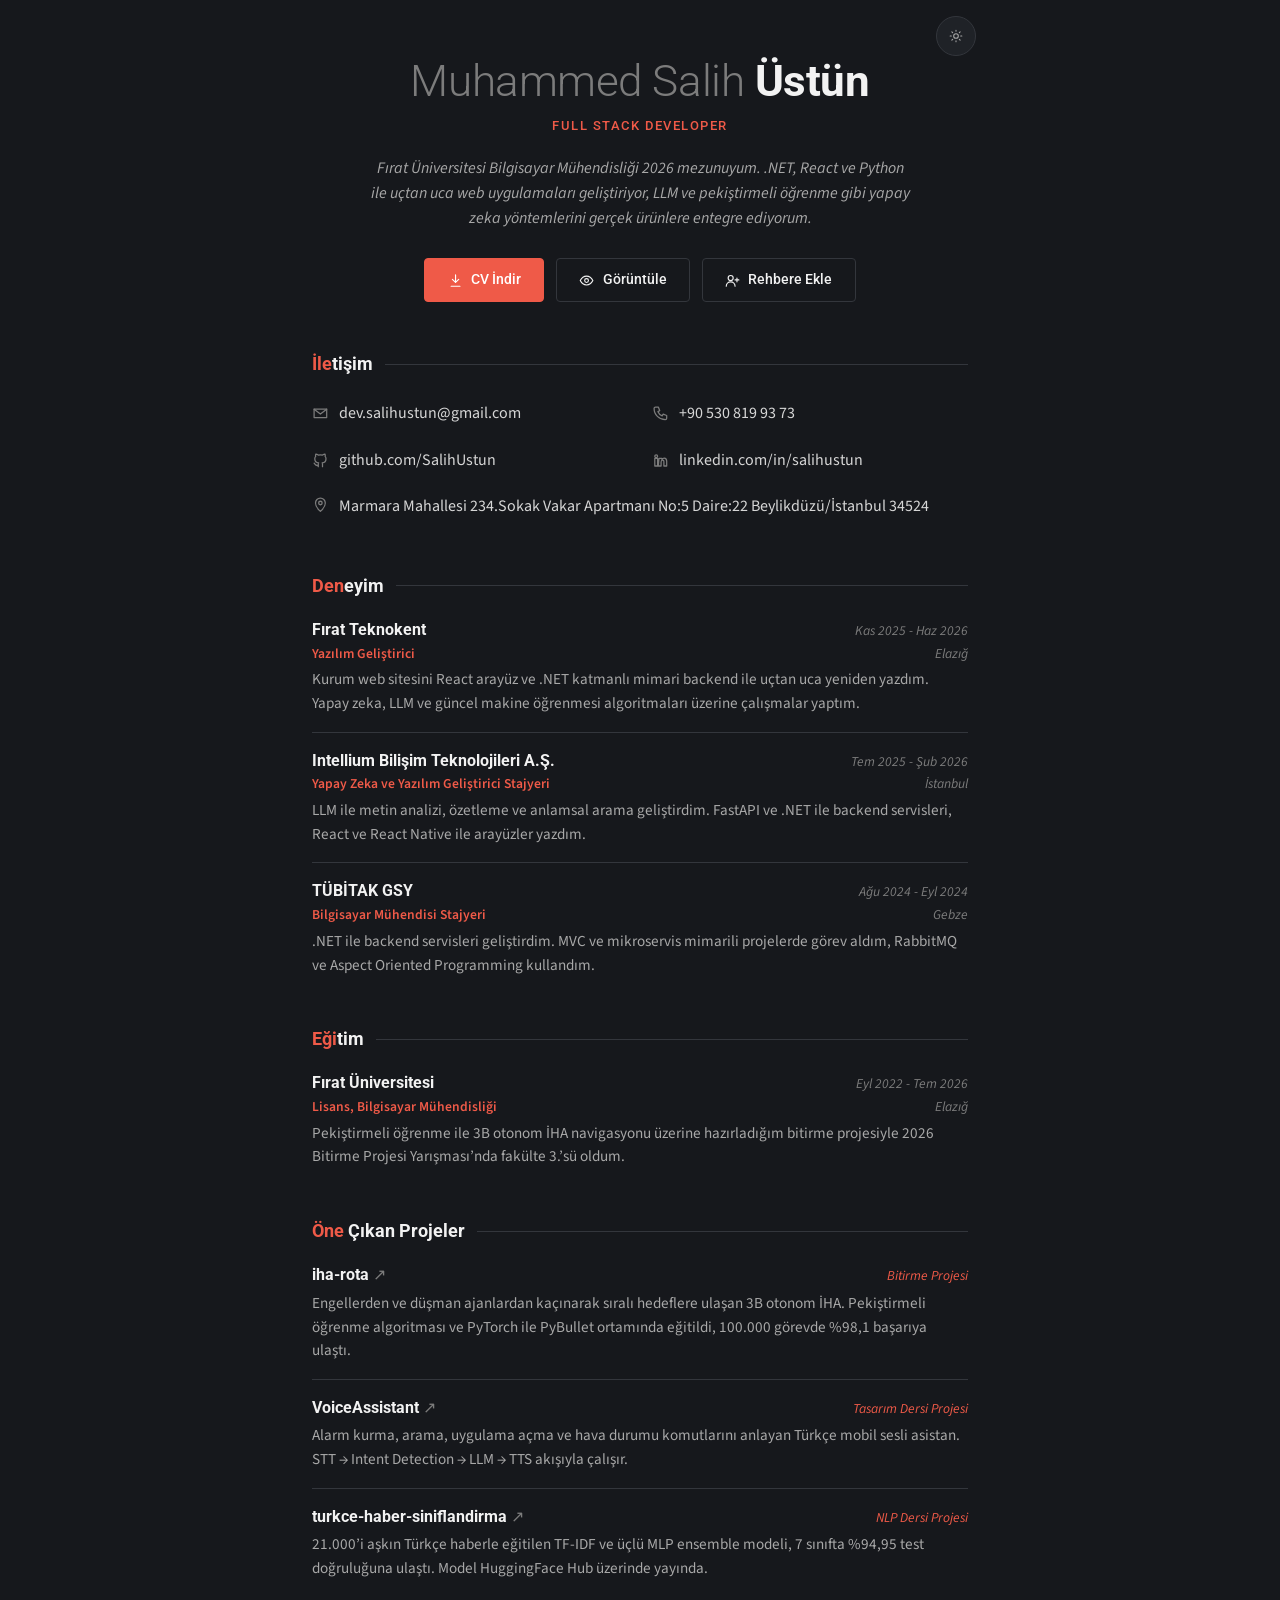
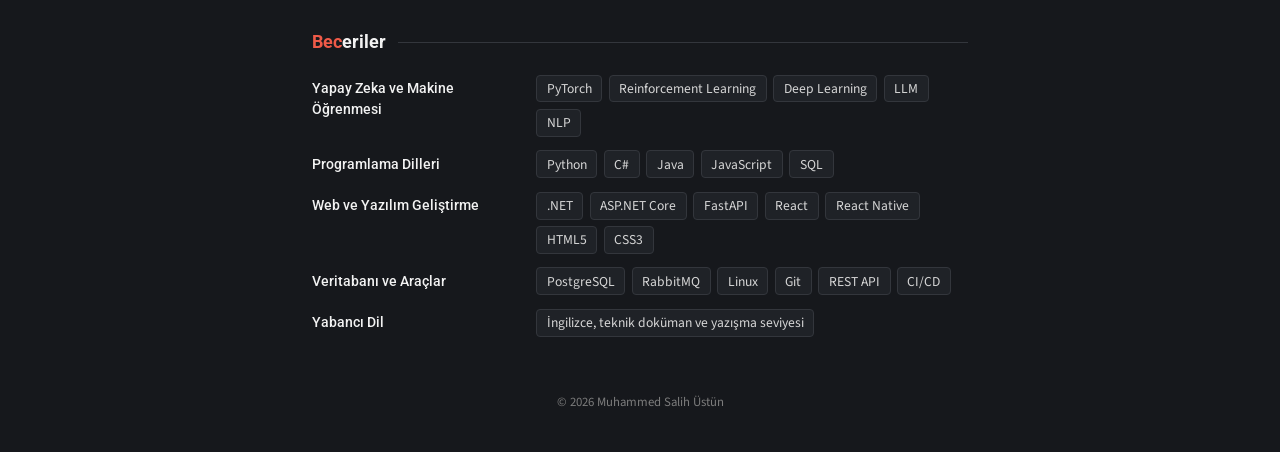
<file: index.html>
<!doctype html>
<html lang="tr" data-theme="dark">
<head>
  <meta charset="utf-8">
  <meta name="viewport" content="width=device-width, initial-scale=1">

  <title>Muhammed Salih Üstün, Full Stack Developer</title>
  <meta name="description" content="Muhammed Salih Üstün, Full Stack Developer. Fırat Üniversitesi Bilgisayar Mühendisliği 2026 mezunu. .NET, React ve Python ile web ve yapay zeka projeleri geliştiriyor.">
  <meta name="author" content="Muhammed Salih Üstün">
  <meta name="theme-color" content="#16181c">

  <!-- Kayıtlı tema tercihini sayfa çizilmeden uygula (varsayılan koyu) -->
  <script>
    try {
      if (localStorage.getItem("theme") === "light") {
        document.documentElement.dataset.theme = "light";
        document.querySelector('meta[name="theme-color"]').content = "#ffffff";
      }
    } catch (e) {}
  </script>

  <!-- Bağlantı paylaşıldığında görünen önizleme -->
  <meta property="og:type" content="profile">
  <meta property="og:title" content="Muhammed Salih Üstün">
  <meta property="og:description" content="Full Stack Developer, Bilgisayar Mühendisi">
  <meta property="og:url" content="https://salihustun.github.io/">
  <meta property="og:locale" content="tr_TR">
  <link rel="canonical" href="https://salihustun.github.io/">

  <link rel="icon" href="assets/favicon.svg" type="image/svg+xml">
  <link rel="apple-touch-icon" href="assets/apple-touch-icon.png">

  <link rel="preconnect" href="https://fonts.googleapis.com">
  <link rel="preconnect" href="https://fonts.gstatic.com" crossorigin>
  <link href="https://fonts.googleapis.com/css2?family=Roboto:wght@300;400;500;700&family=Source+Sans+3:wght@400;600&display=swap" rel="stylesheet">
  <link rel="stylesheet" href="assets/style.css">

  <!-- Arama motorları için kişi bilgisi -->
  <script type="application/ld+json">
  {
    "@context": "https://schema.org",
    "@type": "Person",
    "name": "Muhammed Salih Üstün",
    "jobTitle": "Full Stack Developer",
    "email": "mailto:dev.salihustun@gmail.com",
    "telephone": "+905308199373",
    "url": "https://salihustun.github.io/",
    "address": { "@type": "PostalAddress", "streetAddress": "Marmara Mahallesi 234.Sokak Vakar Apartmanı No:5 Daire:22", "addressLocality": "Beylikdüzü", "addressRegion": "İstanbul", "postalCode": "34524", "addressCountry": "TR" },
    "geo": { "@type": "GeoCoordinates", "latitude": 40.98292, "longitude": 28.6677662 },
    "alumniOf": { "@type": "CollegeOrUniversity", "name": "Fırat Üniversitesi" },
    "sameAs": ["https://github.com/SalihUstun", "https://www.linkedin.com/in/salihustun"]
  }
  </script>
</head>
<body>
  <main class="page">
    <button class="theme-toggle" type="button" aria-label="Açık veya koyu tema">
      <svg class="icon-sun" aria-hidden="true" viewBox="0 0 24 24"><circle cx="12" cy="12" r="4"/><path d="M12 2v2M12 20v2M4.9 4.9l1.4 1.4M17.7 17.7l1.4 1.4M2 12h2M20 12h2M4.9 19.1l1.4-1.4M17.7 6.3l1.4-1.4"/></svg>
      <svg class="icon-moon" aria-hidden="true" viewBox="0 0 24 24"><path d="M21 12.8A9 9 0 1 1 11.2 3a7 7 0 0 0 9.8 9.8z"/></svg>
    </button>

    <!-- ÜST KISIM -->
    <header class="header">
      <h1 class="name"><span class="first">Muhammed Salih</span> <span class="last">Üstün</span></h1>
      <p class="position">Full Stack Developer</p>
      <p class="summary">
        Fırat Üniversitesi Bilgisayar Mühendisliği 2026 mezunuyum. .NET, React ve Python ile uçtan uca
        web uygulamaları geliştiriyor, LLM ve pekiştirmeli öğrenme gibi yapay zeka yöntemlerini
        gerçek ürünlere entegre ediyorum.
      </p>

      <div class="actions">
        <!-- Dosya adı hiç değişmez, sadece içeriği güncellenir. QR için kısa link /cv -->
        <a class="btn btn-primary" href="Muhammed-Salih-Ustun-CV.pdf" download="Muhammed-Salih-Ustun-CV.pdf">
          <svg aria-hidden="true" viewBox="0 0 24 24"><path d="M12 3v12m0 0l-5-5m5 5l5-5M5 21h14"/></svg>
          CV İndir
        </a>
        <a class="btn" href="Muhammed-Salih-Ustun-CV.pdf" target="_blank" rel="noopener">
          <svg aria-hidden="true" viewBox="0 0 24 24"><path d="M2 12s3.5-7 10-7 10 7 10 7-3.5 7-10 7S2 12 2 12z"/><circle cx="12" cy="12" r="3"/></svg>
          Görüntüle
        </a>
        <a class="btn btn-wide" href="Muhammed-Salih-Ustun.vcf" download="Muhammed-Salih-Ustun.vcf">
          <svg aria-hidden="true" viewBox="0 0 24 24"><circle cx="9" cy="8" r="4"/><path d="M2 21a7 7 0 0 1 14 0M19 8v6M16 11h6"/></svg>
          Rehbere Ekle
        </a>
      </div>
    </header>

    <!-- İLETİŞİM -->
    <section class="section">
      <h2 class="section-title"><span><i>İle</i>tişim</span></h2>
      <ul class="contact">
        <li>
          <svg aria-hidden="true" viewBox="0 0 24 24"><path d="M3 6h18v12H3z"/><path d="M3 6l9 7 9-7"/></svg>
          <a href="mailto:dev.salihustun@gmail.com">dev.salihustun@gmail.com</a>
        </li>
        <li>
          <svg aria-hidden="true" viewBox="0 0 24 24"><path d="M5 3h4l2 5-2.5 1.5a11 11 0 0 0 6 6L16 13l5 2v4a2 2 0 0 1-2 2A16 16 0 0 1 3 5a2 2 0 0 1 2-2z"/></svg>
          <a href="tel:+905308199373">+90 530 819 93 73</a>
        </li>
        <li>
          <svg aria-hidden="true" viewBox="0 0 24 24"><path d="M9 19c-4.5 1.5-4.5-2.5-6-3m12 5v-3.5c0-1 .1-1.4-.5-2 2.8-.3 5.5-1.4 5.5-6a4.6 4.6 0 0 0-1.3-3.2 4.2 4.2 0 0 0-.1-3.2s-1.1-.3-3.5 1.3a12 12 0 0 0-6.2 0C6.5 2.8 5.4 3.1 5.4 3.1a4.2 4.2 0 0 0-.1 3.2A4.6 4.6 0 0 0 4 9.5c0 4.6 2.7 5.7 5.5 6-.6.6-.6 1.2-.5 2V21"/></svg>
          <a href="https://github.com/SalihUstun" target="_blank" rel="noopener">github.com/SalihUstun</a>
        </li>
        <li>
          <svg aria-hidden="true" viewBox="0 0 24 24"><path d="M4 9h4v11H4zM6 4a2 2 0 1 1 0 4 2 2 0 0 1 0-4zM10 9h4v1.5c.6-1 1.9-1.8 3.5-1.8 3 0 3.5 2 3.5 4.5V20h-4v-5.5c0-1.3 0-2.8-1.8-2.8s-2.2 1.4-2.2 2.7V20h-4z"/></svg>
          <a href="https://www.linkedin.com/in/salihustun" target="_blank" rel="noopener">linkedin.com/in/salihustun</a>
        </li>
        <li class="contact-wide">
          <svg aria-hidden="true" viewBox="0 0 24 24"><path d="M12 22s7-6.2 7-12a7 7 0 0 0-14 0c0 5.8 7 12 7 12z"/><circle cx="12" cy="10" r="2.5"/></svg>
          <a href="https://www.google.com/maps/dir/?api=1&amp;destination=40.9829200,28.6677662" target="_blank" rel="noopener">Marmara Mahallesi 234.Sokak Vakar Apartmanı No:5 Daire:22 Beylikdüzü/İstanbul 34524</a>
        </li>
      </ul>
    </section>

    <!-- DENEYİM -->
    <section class="section">
      <h2 class="section-title"><span><i>Den</i>eyim</span></h2>
      <ul class="entries">
        <li class="entry">
          <div class="entry-head">
            <span class="entry-org">Fırat Teknokent</span>
            <span class="entry-date">Kas 2025 - Haz 2026</span>
          </div>
          <div class="entry-sub">
            <span class="entry-role">Yazılım Geliştirici</span>
            <span class="entry-loc">Elazığ</span>
          </div>
          <p class="entry-desc">Kurum web sitesini React arayüz ve .NET katmanlı mimari backend ile uçtan uca yeniden yazdım. Yapay zeka, LLM ve güncel makine öğrenmesi algoritmaları üzerine çalışmalar yaptım.</p>
        </li>
        <li class="entry">
          <div class="entry-head">
            <span class="entry-org">Intellium Bilişim Teknolojileri A.Ş.</span>
            <span class="entry-date">Tem 2025 - Şub 2026</span>
          </div>
          <div class="entry-sub">
            <span class="entry-role">Yapay Zeka ve Yazılım Geliştirici Stajyeri</span>
            <span class="entry-loc">İstanbul</span>
          </div>
          <p class="entry-desc">LLM ile metin analizi, özetleme ve anlamsal arama geliştirdim. FastAPI ve .NET ile backend servisleri, React ve React Native ile arayüzler yazdım.</p>
        </li>
        <li class="entry">
          <div class="entry-head">
            <span class="entry-org">TÜBİTAK GSY</span>
            <span class="entry-date">Ağu 2024 - Eyl 2024</span>
          </div>
          <div class="entry-sub">
            <span class="entry-role">Bilgisayar Mühendisi Stajyeri</span>
            <span class="entry-loc">Gebze</span>
          </div>
          <p class="entry-desc">.NET ile backend servisleri geliştirdim. MVC ve mikroservis mimarili projelerde görev aldım, RabbitMQ ve Aspect Oriented Programming kullandım.</p>
        </li>
      </ul>
    </section>

    <!-- EĞİTİM -->
    <section class="section">
      <h2 class="section-title"><span><i>Eği</i>tim</span></h2>
      <ul class="entries">
        <li class="entry">
          <div class="entry-head">
            <span class="entry-org">Fırat Üniversitesi</span>
            <span class="entry-date">Eyl 2022 - Tem 2026</span>
          </div>
          <div class="entry-sub">
            <span class="entry-role">Lisans, Bilgisayar Mühendisliği</span>
            <span class="entry-loc">Elazığ</span>
          </div>
          <p class="entry-desc">Pekiştirmeli öğrenme ile 3B otonom İHA navigasyonu üzerine hazırladığım bitirme projesiyle 2026 Bitirme Projesi Yarışması’nda fakülte 3.’sü oldum.</p>
        </li>
      </ul>
    </section>

    <!-- ÖNE ÇIKAN PROJELER -->
    <section class="section">
      <h2 class="section-title"><span><i>Öne</i> Çıkan Projeler</span></h2>
      <ul class="projects">
        <li class="project">
          <div class="project-head">
            <a class="project-name" href="https://github.com/SalihUstun/iha-rota" target="_blank" rel="noopener">iha-rota</a>
            <span class="project-meta">Bitirme Projesi</span>
          </div>
          <p class="project-desc">Engellerden ve düşman ajanlardan kaçınarak sıralı hedeflere ulaşan 3B otonom İHA. Pekiştirmeli öğrenme algoritması ve PyTorch ile PyBullet ortamında eğitildi, 100.000 görevde %98,1 başarıya ulaştı.</p>
        </li>
        <li class="project">
          <div class="project-head">
            <a class="project-name" href="https://github.com/SalihUstun/VoiceAssistant" target="_blank" rel="noopener">VoiceAssistant</a>
            <span class="project-meta">Tasarım Dersi Projesi</span>
          </div>
          <p class="project-desc">Alarm kurma, arama, uygulama açma ve hava durumu komutlarını anlayan Türkçe mobil sesli asistan. STT → Intent Detection → LLM → TTS akışıyla çalışır.</p>
        </li>
        <li class="project">
          <div class="project-head">
            <a class="project-name" href="https://github.com/SalihUstun/turkce-haber-siniflandirma" target="_blank" rel="noopener">turkce-haber-siniflandirma</a>
            <span class="project-meta">NLP Dersi Projesi</span>
          </div>
          <p class="project-desc">21.000’i aşkın Türkçe haberle eğitilen TF-IDF ve üçlü MLP ensemble modeli, 7 sınıfta %94,95 test doğruluğuna ulaştı. Model HuggingFace Hub üzerinde yayında.</p>
        </li>
      </ul>
    </section>

    <!-- BECERİLER -->
    <section class="section">
      <h2 class="section-title"><span><i>Bec</i>eriler</span></h2>
      <dl class="skills">
        <div class="skill-group">
          <dt>Yapay Zeka ve Makine Öğrenmesi</dt>
          <dd><span>PyTorch</span><span>Reinforcement Learning</span><span>Deep Learning</span><span>LLM</span><span>NLP</span></dd>
        </div>
        <div class="skill-group">
          <dt>Programlama Dilleri</dt>
          <dd><span>Python</span><span>C#</span><span>Java</span><span>JavaScript</span><span>SQL</span></dd>
        </div>
        <div class="skill-group">
          <dt>Web ve Yazılım Geliştirme</dt>
          <dd><span>.NET</span><span>ASP.NET Core</span><span>FastAPI</span><span>React</span><span>React Native</span><span>HTML5</span><span>CSS3</span></dd>
        </div>
        <div class="skill-group">
          <dt>Veritabanı ve Araçlar</dt>
          <dd><span>PostgreSQL</span><span>RabbitMQ</span><span>Linux</span><span>Git</span><span>REST API</span><span>CI/CD</span></dd>
        </div>
        <div class="skill-group">
          <dt>Yabancı Dil</dt>
          <dd><span>İngilizce, teknik doküman ve yazışma seviyesi</span></dd>
        </div>
      </dl>
    </section>

    <footer class="footer">
      © <span id="year">2026</span> Muhammed Salih Üstün
    </footer>
  </main>

  <script src="assets/main.js" defer></script>
</body>
</html>
</file>
<file: assets/style.css>
/* awesome-cv'ye yakın sade tema.
   Vurgu rengini değiştirmek için sadece --accent'i düzenle.
   awesome-cv renkleri: red #DC3522 · skyblue #0395DE · emerald #00A388 · nephritis #27AE60 · darknight #131A28 */
/* Varsayılan tema koyu; açık tema sağ üstteki butonla seçilir. */
:root,
:root[data-theme="dark"] {
  color-scheme: dark;
  --accent: #ef5a48;
  --text: #d6d6d6;
  --text-strong: #f2f2f2;
  --text-muted: #a8a8a8;
  --text-light: #7c7c7c;
  --rule: #33363c;
  --bg: #16181c;
  --surface: #1f2227;
}

:root[data-theme="light"] {
  color-scheme: light;
  --accent: #DC3522;
  --text: #333333;
  --text-strong: #1a1a1a;
  --text-muted: #5d5d5d;
  --text-light: #8a8a8a;
  --rule: #dcdcdc;
  --bg: #ffffff;
  --surface: #f6f6f6;
}

*,
*::before,
*::after { box-sizing: border-box; }

html { -webkit-text-size-adjust: 100%; }

body {
  margin: 0;
  background: var(--bg);
  color: var(--text);
  font-family: "Source Sans 3", "Source Sans Pro", -apple-system, BlinkMacSystemFont, "Segoe UI", Roboto, sans-serif;
  font-size: 1rem;
  line-height: 1.55;
  -webkit-font-smoothing: antialiased;
}

a { color: inherit; }

svg {
  width: 1.05em;
  height: 1.05em;
  flex: none;
  fill: none;
  stroke: currentColor;
  stroke-width: 1.8;
  stroke-linecap: round;
  stroke-linejoin: round;
}

.page {
  position: relative;
  max-width: 44rem;
  margin: 0 auto;
  padding: 3.5rem 1.5rem 2.5rem;
}

/* ---------- Tema butonu ---------- */
.theme-toggle {
  position: absolute;
  top: 1rem;
  right: 1rem;
  display: inline-flex;
  align-items: center;
  justify-content: center;
  width: 2.5rem;
  height: 2.5rem;
  padding: 0;
  border: 1px solid var(--rule);
  border-radius: 50%;
  background: var(--surface);
  color: var(--text-muted);
  cursor: pointer;
  transition: color 0.15s, border-color 0.15s;
}
.theme-toggle:hover { color: var(--accent); border-color: var(--text-light); }
.theme-toggle:focus-visible { outline: 2px solid var(--accent); outline-offset: 2px; }
/* Koyu temadayken güneş (açığa geç), açık temadayken ay (koyuya geç) görünür */
.theme-toggle .icon-moon { display: none; }
:root[data-theme="light"] .theme-toggle .icon-sun { display: none; }
:root[data-theme="light"] .theme-toggle .icon-moon { display: block; }

/* ---------- Üst kısım ---------- */
.header { text-align: center; }

.name {
  margin: 0;
  font-family: Roboto, sans-serif;
  font-size: clamp(2rem, 7vw, 2.75rem);
  line-height: 1.15;
  letter-spacing: -0.01em;
}
.name .first { font-weight: 300; color: var(--text-light); }
.name .last  { font-weight: 700; color: var(--text-strong); }

.position {
  margin: 0.6rem 0 0;
  font-family: Roboto, sans-serif;
  font-size: 0.8rem;
  font-weight: 500;
  letter-spacing: 0.12em;
  text-transform: uppercase;
  color: var(--accent);
}

.summary {
  max-width: 34rem;
  margin: 1.25rem auto 0;
  color: var(--text-muted);
  font-style: italic;
}

.actions {
  display: flex;
  justify-content: center;
  flex-wrap: wrap;
  gap: 0.75rem;
  margin-top: 1.75rem;
}

.btn {
  display: inline-flex;
  align-items: center;
  justify-content: center;
  gap: 0.5rem;
  min-height: 2.75rem;
  padding: 0 1.4rem;
  border: 1px solid var(--rule);
  border-radius: 4px;
  font-family: Roboto, sans-serif;
  font-size: 0.9rem;
  font-weight: 500;
  text-decoration: none;
  color: var(--text-strong);
  background: transparent;
  transition: border-color 0.15s, background-color 0.15s;
}
.btn:hover { border-color: var(--text-light); }

.btn-primary {
  border-color: var(--accent);
  background: var(--accent);
  color: #fff;
}
.btn-primary:hover {
  border-color: var(--accent);
  background: color-mix(in srgb, var(--accent) 88%, #000);
}

.btn:focus-visible,
a:focus-visible {
  outline: 2px solid var(--accent);
  outline-offset: 2px;
}

/* ---------- Bölümler ---------- */
.section { margin-top: 3rem; }

/* awesome-cv: başlığın ilk harfleri vurgu renginde + yanında ince çizgi */
.section-title {
  display: flex;
  align-items: center;
  gap: 0.75rem;
  margin: 0 0 1.1rem;
  font-family: Roboto, sans-serif;
  font-size: 1.15rem;
  font-weight: 700;
  color: var(--text-strong);
}
.section-title i { font-style: normal; color: var(--accent); }
.section-title::after {
  content: "";
  flex: 1;
  height: 1px;
  background: var(--rule);
}

/* İletişim */
.contact {
  display: grid;
  grid-template-columns: repeat(2, minmax(0, 1fr));
  gap: 0.75rem 1.5rem;
  margin: 0;
  padding: 0;
  list-style: none;
}
.contact li {
  display: flex;
  align-items: center;
  gap: 0.65rem;
  min-width: 0;
  color: var(--text-light);
}
.contact a {
  overflow: hidden;
  text-overflow: ellipsis;
  white-space: nowrap;
  color: var(--text);
  text-decoration: none;
  padding: 0.3rem 0;
}
.contact a:hover { color: var(--accent); }
.contact span { color: var(--text); padding: 0.3rem 0; }
.contact .contact-wide { grid-column: 1 / -1; align-items: flex-start; }
.contact .contact-wide svg { margin-top: 0.4rem; }
.contact .contact-wide a { white-space: normal; }

/* Deneyim */
.entries {
  margin: 0;
  padding: 0;
  list-style: none;
}
.entry + .entry {
  margin-top: 1rem;
  padding-top: 1rem;
  border-top: 1px solid var(--rule);
}
.entry-head,
.entry-sub {
  display: flex;
  align-items: baseline;
  justify-content: space-between;
  flex-wrap: wrap;
  gap: 0.1rem 1rem;
}
.entry-org {
  font-family: Roboto, sans-serif;
  font-weight: 700;
  color: var(--text-strong);
}
.entry-date,
.entry-loc {
  font-size: 0.85rem;
  font-style: italic;
  color: var(--text-light);
}
.entry-role {
  font-size: 0.85rem;
  font-weight: 600;
  color: var(--accent);
}
.entry-desc {
  margin: 0.3rem 0 0;
  color: var(--text-muted);
  font-size: 0.95rem;
}

/* Projeler */
.projects {
  margin: 0;
  padding: 0;
  list-style: none;
}
.project + .project {
  margin-top: 1rem;
  padding-top: 1rem;
  border-top: 1px solid var(--rule);
}
.project-head {
  display: flex;
  align-items: baseline;
  justify-content: space-between;
  flex-wrap: wrap;
  gap: 0.15rem 1rem;
}
.project-name {
  font-family: Roboto, sans-serif;
  font-weight: 700;
  color: var(--text-strong);
  text-decoration: none;
  overflow-wrap: anywhere;
}
.project-name::after {
  content: " ↗";
  font-weight: 400;
  color: var(--text-light);
}
.project-name:hover { color: var(--accent); }
.project-meta {
  font-size: 0.85rem;
  font-style: italic;
  color: var(--accent);
}
.project-desc {
  margin: 0.25rem 0 0;
  color: var(--text-muted);
  font-size: 0.95rem;
}

/* Beceriler */
.skills { margin: 0; }
.skill-group {
  display: grid;
  grid-template-columns: 13rem 1fr;
  gap: 0.4rem 1rem;
  align-items: baseline;
}
.skill-group + .skill-group { margin-top: 0.85rem; }
.skill-group dt {
  font-family: Roboto, sans-serif;
  font-size: 0.85rem;
  font-weight: 500;
  color: var(--text-strong);
}
.skill-group dd {
  display: flex;
  flex-wrap: wrap;
  gap: 0.4rem;
  margin: 0;
}
.skill-group dd span {
  padding: 0.15rem 0.6rem;
  border: 1px solid var(--rule);
  border-radius: 4px;
  background: var(--surface);
  font-size: 0.85rem;
  color: var(--text);
}

/* Alt bilgi */
.footer {
  margin-top: 3.5rem;
  text-align: center;
  font-size: 0.8rem;
  color: var(--text-light);
}

/* ---------- Mobil ---------- */
@media (max-width: 560px) {
  .page { padding: 4.25rem 1rem 2rem; }
  .theme-toggle { top: 0.75rem; right: 0.75rem; }
  .contact { grid-template-columns: 1fr; }
  .actions .btn { flex: 1 1 0; }
  .actions .btn-wide { flex-basis: 100%; }
  .skill-group { grid-template-columns: 1fr; }
  .section { margin-top: 2.5rem; }
}

@media print {
  .actions { display: none; }
}
</file>
